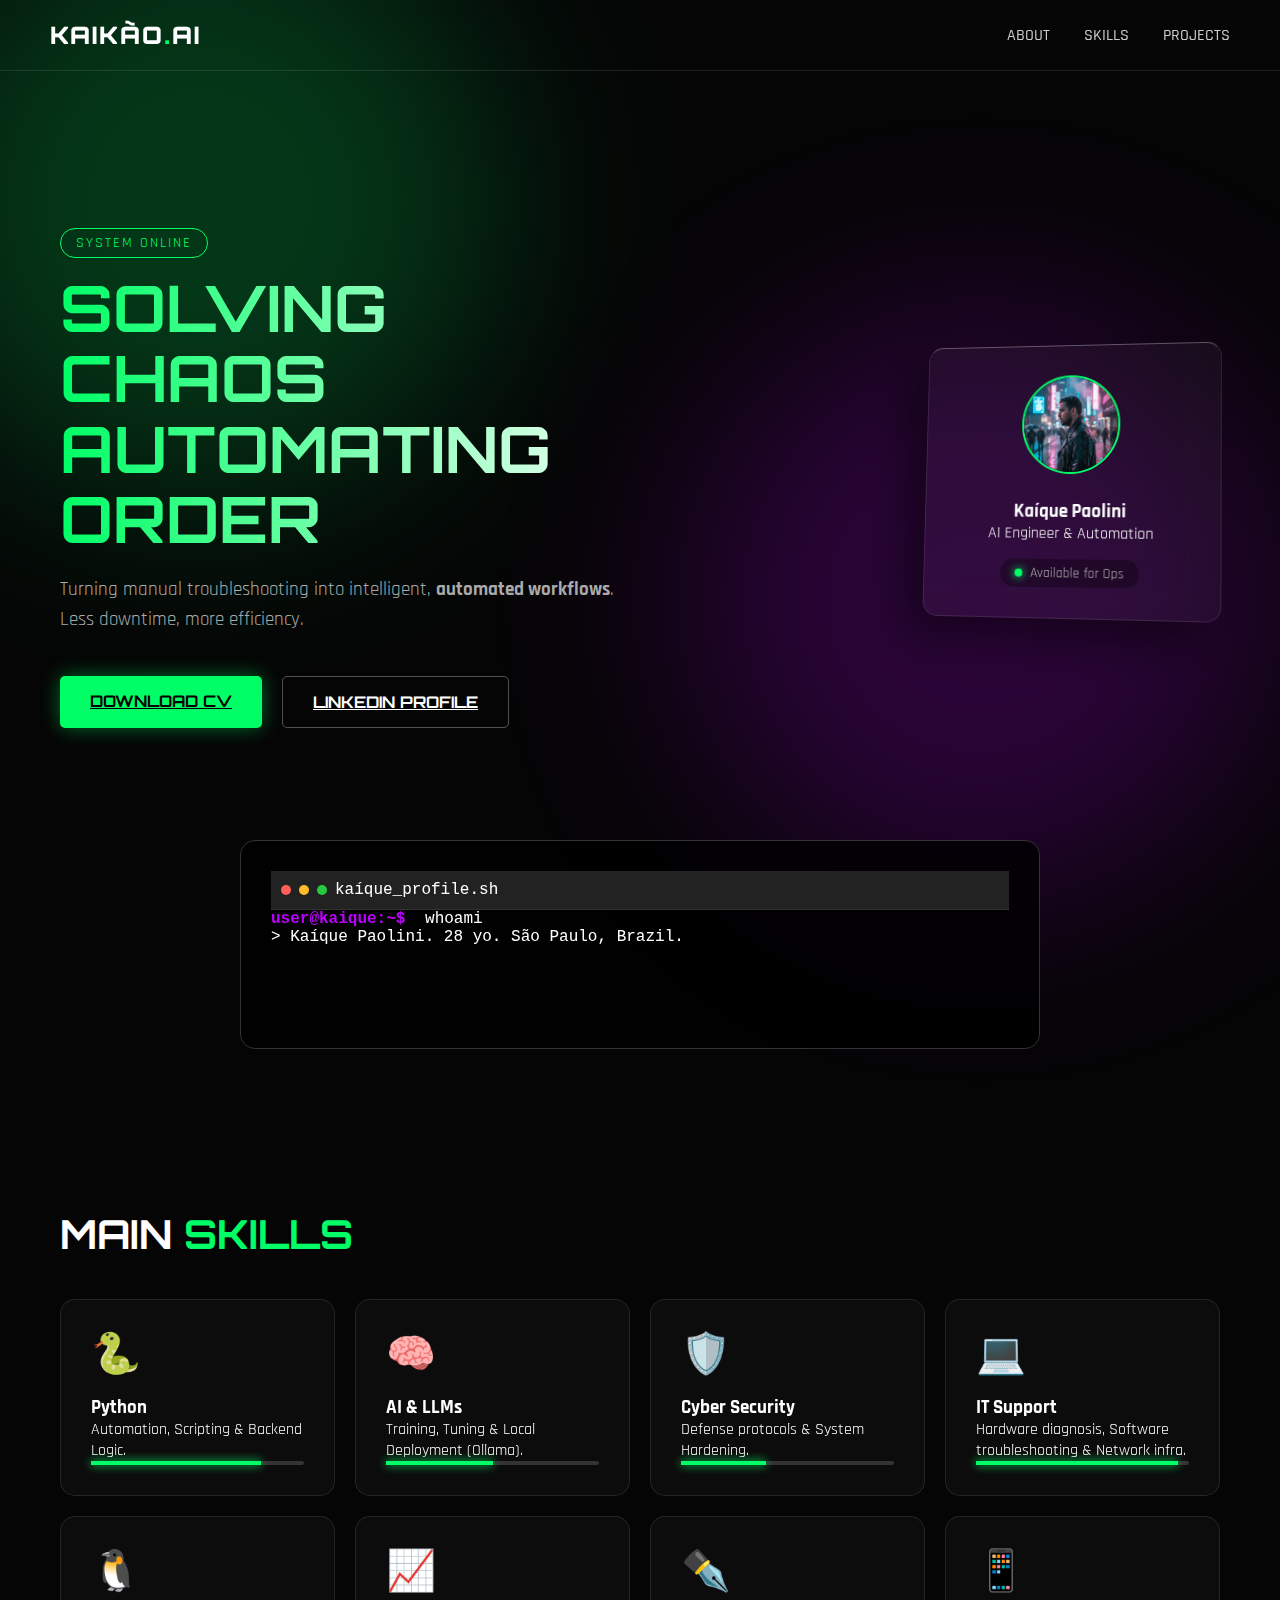
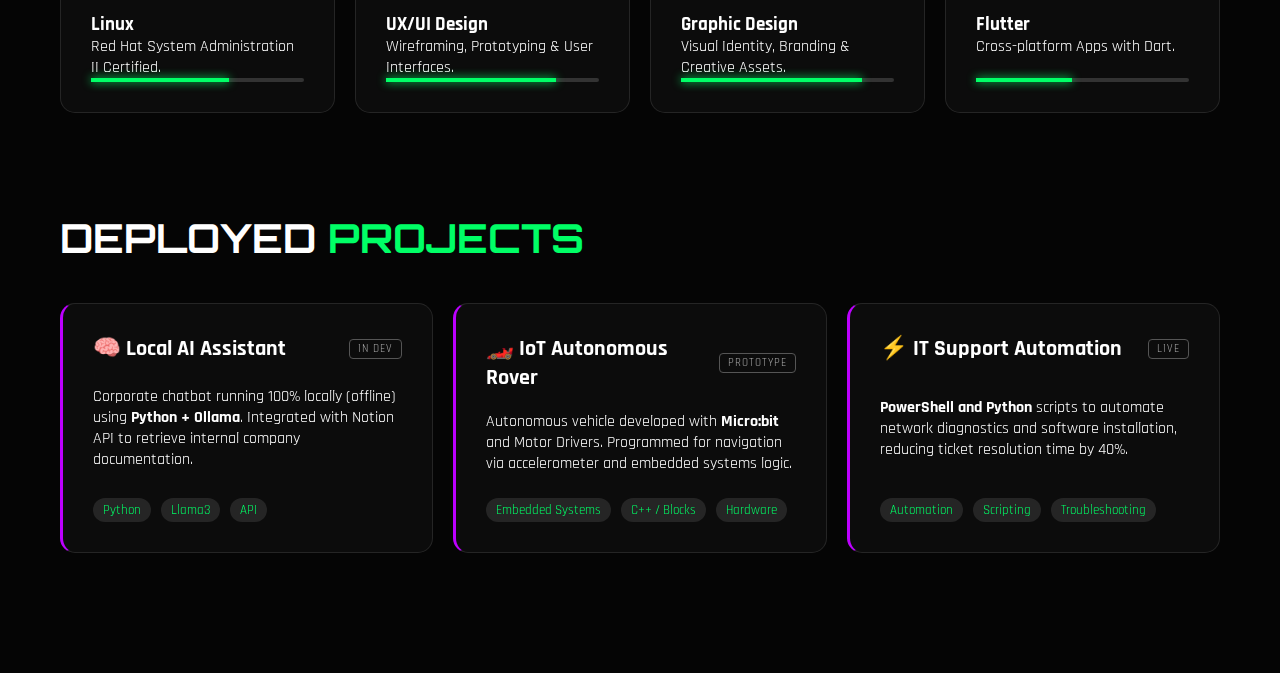
<file: index.html>
<!DOCTYPE html>
<html lang="en">
<head>
    <meta charset="UTF-8">
    <meta name="viewport" content="width=device-width, initial-scale=1.0">
    <title>Kaíque Paolini | AI Engineer</title>
    
    <link rel="preconnect" href="https://fonts.googleapis.com">
    <link rel="preconnect" href="https://fonts.gstatic.com" crossorigin>
    <link href="https://fonts.googleapis.com/css2?family=Orbitron:wght@500;900&family=Rajdhani:wght@300;500;700&display=swap" rel="stylesheet">
    
    <link rel="stylesheet" href="style.css">
</head>
<body>

    <div class="background-glow green"></div>
    <div class="background-glow purple"></div>

    <nav class="navbar">
        <div class="logo">KAIKÃO<span class="dot">.</span>AI</div>
        <div class="nav-links">
            <a href="#about">About</a>
            <a href="#skills">Skills</a>
            <a href="#projects">Projects</a>
        </div>
    </nav>

    <main class="container">
        
        <section class="hero">
            <div class="hero-content">
                <span class="tag">SYSTEM ONLINE</span>
                <h1 class="gradient-text">SOLVING CHAOS<br> <span class="glitch-text">AUTOMATING ORDER</span></h1>
                <p class="subtitle">Turning manual troubleshooting into intelligent, <strong>automated workflows</strong>. <br>Less downtime, more efficiency.</p>
                
                <div class="cta-group">
                    <a href="curriculo.pdf" download="Kaique_Paolini_CV.pdf" class="btn primary">
                        DOWNLOAD CV
                    </a>

                    <a href="https://www.linkedin.com/in/kaiquepaolini/" target="_blank" class="btn secondary">
                        LINKEDIN PROFILE
                    </a>
                </div>
            </div>

            <div class="hero-visual">
                <div class="glass-card profile-card">
                    <img src="avatar.jpeg.jpeg" alt="Profile" class="avatar">
                    <h3>Kaíque Paolini</h3>
                    <p>AI Engineer & Automation</p>
                    <div class="status-indicator">
                        <span class="led"></span> Available for Ops
                    </div>
                </div>
            </div>
        </section>

        <section id="about" style="padding-top: 0; margin-bottom: 60px;">
    <div class="glass-card terminal-window" style="max-width: 800px; margin: 0 auto;">
        
        <div class="window-header">
            <span class="dot red"></span>
            <span class="dot yellow"></span>
            <span class="dot green"></span>
            <span class="title">kaíque_profile.sh</span>
        </div>
        
        <div class="window-content">
            <p class="console-text"><span class="cmd">user@kaique:~$</span> whoami</p>
            <p class="console-text">> Kaíque Paolini. 28 yo. São Paulo, Brazil.</p>
            <br>
            
            <p class="console-text"><span class="cmd">user@kaique:~$</span> cat objective.txt</p>
            <p class="console-text">> Current Role: <strong>IT Support & Infrastructure</strong>.</p>
            <p class="console-text">> Target: Full transition to <strong>AI Engineering & Automation</strong>.</p>
            <br>
            
            <p class="console-text"><span class="cmd">user@kaique:~$</span> cat work_history.log</p>
            
            <p class="console-text">> [2025 - PRESENT] <strong>IT Support Analyst</strong></p>
            <p class="console-text">&nbsp;&nbsp;└─ Hardware diagnosis, Network troubleshooting & Ticket automation.</p>
            <br>
            
            <p class="console-text">> [2023 - 2024] <strong>IT Assistant</strong></p>
            <p class="console-text">&nbsp;&nbsp;└─ Hardware/Software support & PABX administration.</p>
            <p class="console-text">&nbsp;&nbsp;└─ Active Directory management & Network config.</p>
            <br>
            
            <p class="console-text">> [2023 - 2023] <strong>Telecom Intern</strong></p>
            <p class="console-text">&nbsp;&nbsp;└─ Carrier & Dialer management (Olos/Aspect).</p>
            <p class="console-text">&nbsp;&nbsp;└─ KPI analysis & Insights using SQL, Excel & Power BI.</p>
            <p class="console-text"><span class="cmd">user@kaique:~$</span> <span class="cursor">█</span></p>
        </div>
    </div>
</section>

        <section id="skills" class="section-pad">
            <h2 class="section-title">MAIN <span class="highlight">SKILLS</span></h2>
            
            <div class="grid-cards">
                <div class="glass-card tech-card">
                    <div class="icon-box">🐍</div>
                    <h3>Python</h3>
                    <p>Automation, Scripting & Backend Logic.</p>
                    <div class="progress-line"><div class="fill" style="width: 80%"></div></div>
                </div>

                <div class="glass-card tech-card">
                    <div class="icon-box">🧠</div>
                    <h3>AI & LLMs</h3>
                    <p>Training, Tuning & Local Deployment (Ollama).</p>
                    <div class="progress-line"><div class="fill" style="width: 50%"></div></div>
                </div>

                <div class="glass-card tech-card">
                    <div class="icon-box">🛡️</div>
                    <h3>Cyber Security</h3>
                    <p>Defense protocols & System Hardening.</p>
                    <div class="progress-line"><div class="fill" style="width: 40%"></div></div>
                </div>
                
                 <div class="glass-card tech-card">
                    <div class="icon-box">💻</div>
                    <h3>IT Support</h3>
                    <p>Hardware diagnosis, Software troubleshooting & Network infra.</p>
                    <div class="progress-line"><div class="fill" style="width: 95%"></div></div>
                </div>

                <div class="glass-card tech-card">
                    <div class="icon-box">🐧</div>
                    <h3>Linux</h3>
                    <p>Red Hat System Administration II Certified.</p>
                    <div class="progress-line"><div class="fill" style="width: 65%"></div></div>
                </div>

                <div class="glass-card tech-card">
                    <div class="icon-box">📈</div>
                    <h3>UX/UI Design</h3>
                    <p>Wireframing, Prototyping & User Interfaces.</p>
                    <div class="progress-line"><div class="fill" style="width: 80%"></div></div>
                </div>

                <div class="glass-card tech-card">
                    <div class="icon-box">✒️</div>
                    <h3>Graphic Design</h3>
                    <p>Visual Identity, Branding & Creative Assets.</p>
                    <div class="progress-line"><div class="fill" style="width: 85%"></div></div>
                </div>

                <div class="glass-card tech-card">
                    <div class="icon-box">📱</div>
                    <h3>Flutter</h3>
                    <p>Cross-platform Apps with Dart.</p>
                    <div class="progress-line"><div class="fill" style="width: 45%"></div></div>
                </div>
            </div>
        </section>

        <section id="projects" class="section-pad">
    <h2 class="section-title">DEPLOYED <span class="highlight">PROJECTS</span></h2>
    
    <div class="grid-cards">
        
        <div class="glass-card project-card">
            <div class="project-header">
                <h3>🧠 Local AI Assistant</h3>
                <span class="tag-status">IN DEV</span>
            </div>
            <p>Corporate chatbot running 100% locally (offline) using <strong>Python + Ollama</strong>. Integrated with Notion API to retrieve internal company documentation.</p>
            <div class="tech-stack">
                <span>Python</span> <span>Llama3</span> <span>API</span>
            </div>
        </div>

        <div class="glass-card project-card">
            <div class="project-header">
                <h3>🏎️ IoT Autonomous Rover</h3>
                <span class="tag-status">PROTOTYPE</span>
            </div>
            <p>Autonomous vehicle developed with <strong>Micro:bit</strong> and Motor Drivers. Programmed for navigation via accelerometer and embedded systems logic.</p>
            <div class="tech-stack">
                <span>Embedded Systems</span> <span>C++ / Blocks</span> <span>Hardware</span>
            </div>
        </div>

        <div class="glass-card project-card">
            <div class="project-header">
                <h3>⚡ IT Support Automation</h3>
                <span class="tag-status">LIVE</span>
            </div>
            <p><strong>PowerShell and Python</strong> scripts to automate network diagnostics and software installation, reducing ticket resolution time by 40%.</p>
            <div class="tech-stack">
                <span>Automation</span> <span>Scripting</span> <span>Troubleshooting</span>
            </div>
        </div>
        
    </div>
</section>

    </main>

    <script src="script.js"></script>
</body>
</file>
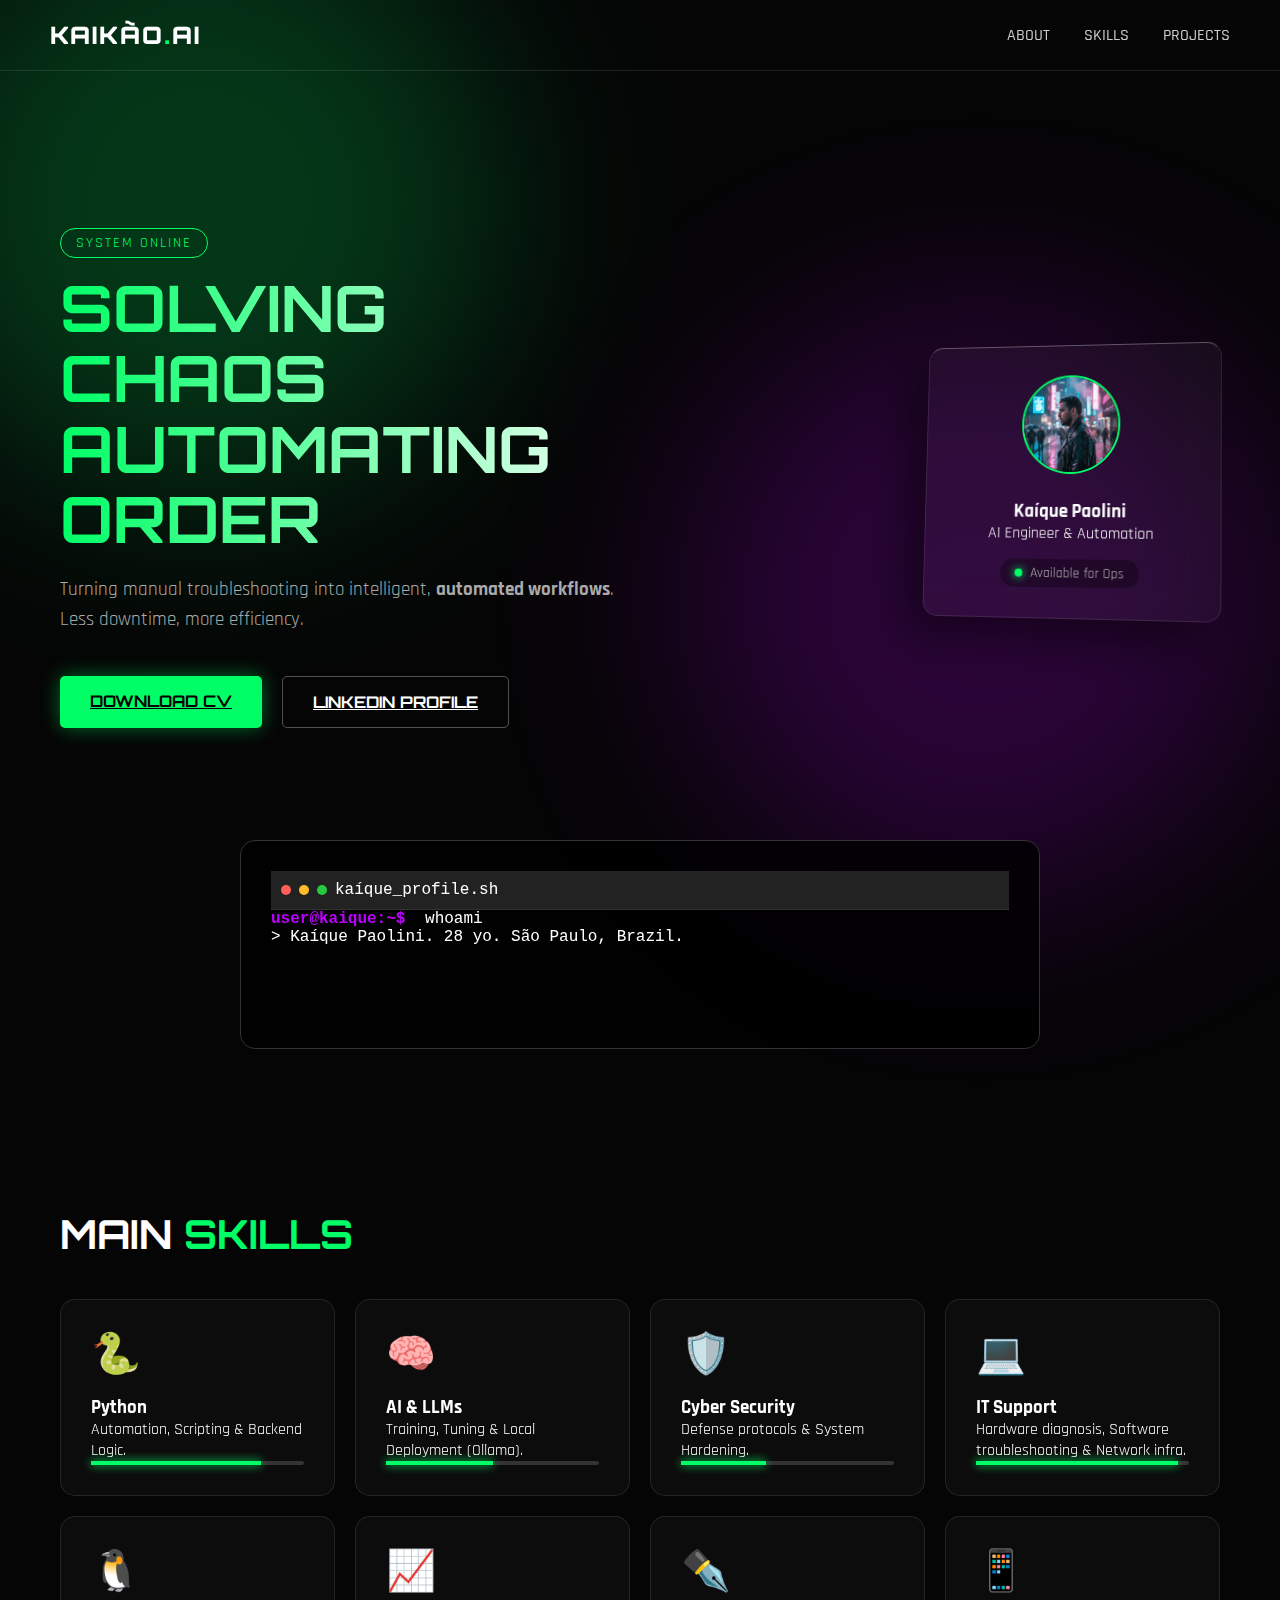
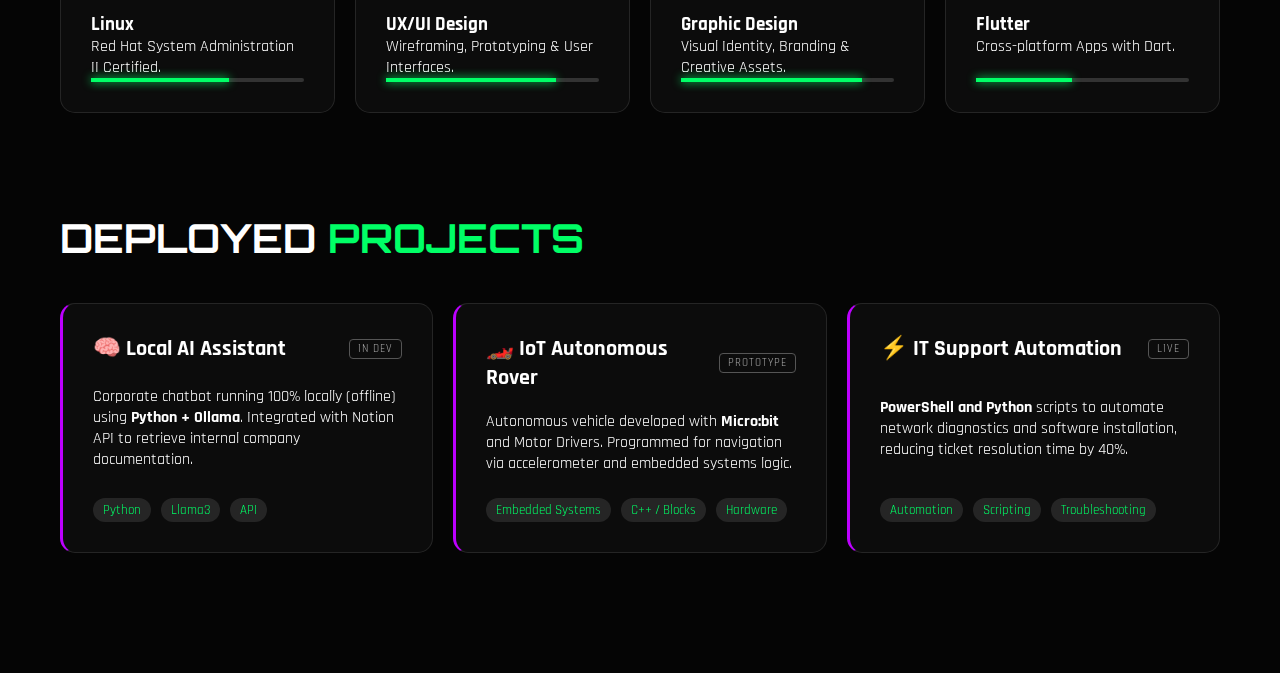
<file: curriculo.html>
<!DOCTYPE html>
<html lang="en">
<head>
    <meta charset="UTF-8">
    <meta name="viewport" content="width=device-width, initial-scale=1.0">
    <title>Kaíque Paolini | AI Engineer</title>
    
    <link rel="preconnect" href="https://fonts.googleapis.com">
    <link rel="preconnect" href="https://fonts.gstatic.com" crossorigin>
    <link href="https://fonts.googleapis.com/css2?family=Orbitron:wght@500;900&family=Rajdhani:wght@300;500;700&display=swap" rel="stylesheet">
    
    <link rel="stylesheet" href="style.css">
</head>
<body>

    <div class="background-glow green"></div>
    <div class="background-glow purple"></div>

    <nav class="navbar">
        <div class="logo">KAIKÃO<span class="dot">.</span>AI</div>
        <div class="nav-links">
            <a href="#about">About</a>
            <a href="#skills">Skills</a>
            <a href="#projects">Projects</a>
        </div>
    </nav>

    <main class="container">
        
        <section class="hero">
            <div class="hero-content">
                <span class="tag">SYSTEM ONLINE</span>
                <h1 class="gradient-text">SOLVING CHAOS<br> <span class="glitch-text">AUTOMATING ORDER</span></h1>
                <p class="subtitle">Turning manual troubleshooting into intelligent, <strong>automated workflows</strong>. <br>Less downtime, more efficiency.</p>
                
                <div class="cta-group">
                    <a href="curriculo.pdf" download="Kaique_Paolini_CV.pdf" class="btn primary">
                        DOWNLOAD CV
                    </a>

                    <a href="https://www.linkedin.com/in/kaiquepaolini/" target="_blank" class="btn secondary">
                        LINKEDIN PROFILE
                    </a>
                </div>
            </div>

            <div class="hero-visual">
                <div class="glass-card profile-card">
                    <img src="avatar.jpeg.jpeg" alt="Profile" class="avatar">
                    <h3>Kaíque Paolini</h3>
                    <p>AI Engineer & Automation</p>
                    <div class="status-indicator">
                        <span class="led"></span> Available for Ops
                    </div>
                </div>
            </div>
        </section>

        <section id="about" style="padding-top: 0; margin-bottom: 60px;">
    <div class="glass-card terminal-window" style="max-width: 800px; margin: 0 auto;">
        
        <div class="window-header">
            <span class="dot red"></span>
            <span class="dot yellow"></span>
            <span class="dot green"></span>
            <span class="title">kaíque_profile.sh</span>
        </div>
        
        <div class="window-content">
            <p class="console-text"><span class="cmd">user@kaique:~$</span> whoami</p>
            <p class="console-text">> Kaíque Paolini. 28 yo. São Paulo, Brazil.</p>
            <br>
            
            <p class="console-text"><span class="cmd">user@kaique:~$</span> cat objective.txt</p>
            <p class="console-text">> Current Role: <strong>IT Support & Infrastructure</strong>.</p>
            <p class="console-text">> Target: Full transition to <strong>AI Engineering & Automation</strong>.</p>
            <br>
            
            <p class="console-text"><span class="cmd">user@kaique:~$</span> cat work_history.log</p>
            
            <p class="console-text">> [2025 - PRESENT] <strong>IT Support Analyst</strong></p>
            <p class="console-text">&nbsp;&nbsp;└─ Hardware diagnosis, Network troubleshooting & Ticket automation.</p>
            <br>
            
            <p class="console-text">> [2023 - 2024] <strong>IT Assistant</strong></p>
            <p class="console-text">&nbsp;&nbsp;└─ Hardware/Software support & PABX administration.</p>
            <p class="console-text">&nbsp;&nbsp;└─ Active Directory management & Network config.</p>
            <br>
            
            <p class="console-text">> [2023 - 2023] <strong>Telecom Intern</strong></p>
            <p class="console-text">&nbsp;&nbsp;└─ Carrier & Dialer management (Olos/Aspect).</p>
            <p class="console-text">&nbsp;&nbsp;└─ KPI analysis & Insights using SQL, Excel & Power BI.</p>
            <p class="console-text"><span class="cmd">user@kaique:~$</span> <span class="cursor">█</span></p>
        </div>
    </div>
</section>

        <section id="skills" class="section-pad">
            <h2 class="section-title">MAIN <span class="highlight">SKILLS</span></h2>
            
            <div class="grid-cards">
                <div class="glass-card tech-card">
                    <div class="icon-box">🐍</div>
                    <h3>Python</h3>
                    <p>Automation, Scripting & Backend Logic.</p>
                    <div class="progress-line"><div class="fill" style="width: 80%"></div></div>
                </div>

                <div class="glass-card tech-card">
                    <div class="icon-box">🧠</div>
                    <h3>AI & LLMs</h3>
                    <p>Training, Tuning & Local Deployment (Ollama).</p>
                    <div class="progress-line"><div class="fill" style="width: 50%"></div></div>
                </div>

                <div class="glass-card tech-card">
                    <div class="icon-box">🛡️</div>
                    <h3>Cyber Security</h3>
                    <p>Defense protocols & System Hardening.</p>
                    <div class="progress-line"><div class="fill" style="width: 40%"></div></div>
                </div>
                
                 <div class="glass-card tech-card">
                    <div class="icon-box">💻</div>
                    <h3>IT Support</h3>
                    <p>Hardware diagnosis, Software troubleshooting & Network infra.</p>
                    <div class="progress-line"><div class="fill" style="width: 95%"></div></div>
                </div>

                <div class="glass-card tech-card">
                    <div class="icon-box">🐧</div>
                    <h3>Linux</h3>
                    <p>Red Hat System Administration II Certified.</p>
                    <div class="progress-line"><div class="fill" style="width: 65%"></div></div>
                </div>

                <div class="glass-card tech-card">
                    <div class="icon-box">📈</div>
                    <h3>UX/UI Design</h3>
                    <p>Wireframing, Prototyping & User Interfaces.</p>
                    <div class="progress-line"><div class="fill" style="width: 80%"></div></div>
                </div>

                <div class="glass-card tech-card">
                    <div class="icon-box">✒️</div>
                    <h3>Graphic Design</h3>
                    <p>Visual Identity, Branding & Creative Assets.</p>
                    <div class="progress-line"><div class="fill" style="width: 85%"></div></div>
                </div>

                <div class="glass-card tech-card">
                    <div class="icon-box">📱</div>
                    <h3>Flutter</h3>
                    <p>Cross-platform Apps with Dart.</p>
                    <div class="progress-line"><div class="fill" style="width: 45%"></div></div>
                </div>
            </div>
        </section>

        <section id="projects" class="section-pad">
    <h2 class="section-title">DEPLOYED <span class="highlight">PROJECTS</span></h2>
    
    <div class="grid-cards">
        
        <div class="glass-card project-card">
            <div class="project-header">
                <h3>🧠 Local AI Assistant</h3>
                <span class="tag-status">IN DEV</span>
            </div>
            <p>Corporate chatbot running 100% locally (offline) using <strong>Python + Ollama</strong>. Integrated with Notion API to retrieve internal company documentation.</p>
            <div class="tech-stack">
                <span>Python</span> <span>Llama3</span> <span>API</span>
            </div>
        </div>

        <div class="glass-card project-card">
            <div class="project-header">
                <h3>🏎️ IoT Autonomous Rover</h3>
                <span class="tag-status">PROTOTYPE</span>
            </div>
            <p>Autonomous vehicle developed with <strong>Micro:bit</strong> and Motor Drivers. Programmed for navigation via accelerometer and embedded systems logic.</p>
            <div class="tech-stack">
                <span>Embedded Systems</span> <span>C++ / Blocks</span> <span>Hardware</span>
            </div>
        </div>

        <div class="glass-card project-card">
            <div class="project-header">
                <h3>⚡ IT Support Automation</h3>
                <span class="tag-status">LIVE</span>
            </div>
            <p><strong>PowerShell and Python</strong> scripts to automate network diagnostics and software installation, reducing ticket resolution time by 40%.</p>
            <div class="tech-stack">
                <span>Automation</span> <span>Scripting</span> <span>Troubleshooting</span>
            </div>
        </div>
        
    </div>
</section>

    </main>

    <script src="script.js"></script>
</body>
</file>
<file: style.css>
/* RESET & VARIAVEIS */
:root {
    --bg-color: #050505;
    --text-color: #ffffff;
    --neon-green: #00ff66;
    --neon-purple: #bd00ff;
    --glass-bg: rgba(255, 255, 255, 0.03);
    --glass-border: rgba(255, 255, 255, 0.1);
    --font-main: 'Rajdhani', sans-serif;
    --font-title: 'Orbitron', sans-serif;
}

* { margin: 0; padding: 0; box-sizing: border-box; }

body {
    background-color: var(--bg-color);
    color: var(--text-color);
    font-family: var(--font-main);
    overflow-x: hidden;
}

/* BACKGROUND GLOW (Luzes de fundo) */
.background-glow {
    position: absolute;
    width: 600px;
    height: 600px;
    border-radius: 50%;
    filter: blur(100px);
    opacity: 0.2;
    z-index: -1;
}
.background-glow.green { top: -100px; left: -100px; background: var(--neon-green); }
.background-glow.purple { bottom: 0; right: 0; background: var(--neon-purple); }

/* NAVBAR */
.navbar {
    display: flex;
    justify-content: space-between;
    align-items: center;
    padding: 20px 50px;
    backdrop-filter: blur(10px);
    position: fixed;
    width: 100%;
    z-index: 100;
    border-bottom: 1px solid var(--glass-border);
}

.logo { font-family: var(--font-title); font-size: 1.5rem; font-weight: 900; letter-spacing: 2px; }
.dot { color: var(--neon-green); }

.nav-links a {
    color: #ccc;
    text-decoration: none;
    margin-left: 30px;
    font-weight: 500;
    text-transform: uppercase;
    transition: 0.3s;
}
.nav-links a:hover { color: var(--neon-green); text-shadow: 0 0 10px var(--neon-green); }

/* CONTAINER & HERO */
.container { max-width: 1200px; margin: 0 auto; padding: 120px 20px; }

.hero {
    display: flex;
    align-items: center;
    justify-content: space-between;
    min-height: 80vh;
}

.hero-content { max-width: 600px; }

.tag {
    color: var(--neon-green);
    border: 1px solid var(--neon-green);
    padding: 5px 15px;
    font-size: 0.9rem;
    border-radius: 20px;
    text-transform: uppercase;
    letter-spacing: 2px;
}

h1 {
    font-family: var(--font-title);
    font-size: 4rem;
    line-height: 1.1;
    margin: 20px 0;
}

/* Efeito de Texto Degradê */
.gradient-text {
    background: linear-gradient(90deg, var(--neon-green), #fff);
    -webkit-background-clip: text;
    -webkit-text-fill-color: transparent;
}

.subtitle {
    font-size: 1.2rem;
    color: #aaa;
    margin-bottom: 40px;
    line-height: 1.6;
}

/* BOTÕES MODERNOS */
.cta-group { display: flex; gap: 20px; }

.btn {
    padding: 15px 30px;
    font-family: var(--font-title);
    font-weight: bold;
    cursor: pointer;
    border-radius: 5px;
    text-transform: uppercase;
    transition: 0.3s;
    font-size: 1rem;
}

.btn.primary {
    background: var(--neon-green);
    color: #000;
    border: none;
    box-shadow: 0 0 20px rgba(0, 255, 102, 0.4);
}
.btn.primary:hover { transform: translateY(-3px); box-shadow: 0 0 40px rgba(0, 255, 102, 0.6); }

.btn.secondary {
    background: transparent;
    color: #fff;
    border: 1px solid rgba(255,255,255,0.3);
}
.btn.secondary:hover { border-color: #fff; background: rgba(255,255,255,0.1); }

/* GLASSMORPHISM CARDS */
.glass-card {
    background: var(--glass-bg);
    border: 1px solid var(--glass-border);
    backdrop-filter: blur(15px);
    -webkit-backdrop-filter: blur(15px);
    border-radius: 15px;
    padding: 30px;
    transition: 0.3s;
}

/* Profile Card Flutuante */
.hero-visual { perspective: 1000px; }
.profile-card {
    width: 300px;
    text-align: center;
    transform: rotateY(-10deg) rotateX(5deg);
    box-shadow: -20px 20px 50px rgba(0,0,0,0.5);
    border-top: 1px solid rgba(255,255,255,0.3); /* Brilho em cima */
}

.avatar {
    width: 100px; height: 100px;
    border-radius: 50%;
    object-fit: cover;
    border: 2px solid var(--neon-green);
    margin-bottom: 20px;
}

.status-indicator {
    margin-top: 15px;
    display: inline-flex;
    align-items: center;
    gap: 8px;
    font-size: 0.9rem;
    color: #aaa;
    background: rgba(0,0,0,0.3);
    padding: 5px 15px;
    border-radius: 20px;
}
.led { width: 8px; height: 8px; background: var(--neon-green); border-radius: 50%; box-shadow: 0 0 10px var(--neon-green); }

/* GRID DE SKILLS */
.section-pad { padding-top: 100px; }
.section-title { font-family: var(--font-title); font-size: 2.5rem; margin-bottom: 40px; }
.highlight { color: var(--neon-green); }

.grid-cards {
    display: grid;
    grid-template-columns: repeat(auto-fit, minmax(250px, 1fr));
    gap: 20px;
}

.tech-card {
    display: flex;              
    flex-direction: column;    
    height: 100%;               
    justify-content: space-between; 
}

.icon-box { font-size: 2.5rem; margin-bottom: 15px; }

.progress-line {
    width: 100%; 
    height: 4px; 
    background: #333;
    border-radius: 2px;
    margin-top: auto; 
}
.fill { height: 100%; background: var(--neon-green); box-shadow: 0 0 10px var(--neon-green); }

/* RESPONSIVO */
@media (max-width: 768px) {
    .hero { flex-direction: column; text-align: center; gap: 50px; }
    h1 { font-size: 2.5rem; }
    .cta-group { justify-content: center; }
    .profile-card { transform: none; width: 100%; }
}
/* ESTILO DOS PROJETOS */
.project-card {
    display: flex;
    flex-direction: column;
    justify-content: space-between;
    min-height: 250px;
    border-left: 3px solid var(--neon-purple); /* Borda roxa pra diferenciar */
}

.project-card:hover {
    box-shadow: 0 0 20px rgba(189, 0, 255, 0.2); /* Brilho roxo */
    border-color: var(--neon-green); /* Vira verde no hover */
}

.project-header {
    display: flex;
    justify-content: space-between;
    align-items: center;
    margin-bottom: 15px;
}

.project-header h3 {
    font-size: 1.4rem;
    color: #fff;
    margin: 0;
}

.tag-status {
    font-size: 0.7rem;
    padding: 2px 8px;
    border: 1px solid #555;
    border-radius: 4px;
    color: #aaa;
    letter-spacing: 1px;
}

.tech-stack {
    margin-top: 20px;
    display: flex;
    gap: 10px;
    flex-wrap: wrap;
}

.tech-stack span {
    font-size: 0.8rem;
    background: rgba(255, 255, 255, 0.1);
    padding: 4px 10px;
    border-radius: 20px;
    color: var(--neon-green);
}

/* Ajuste de cores no terminal */
.cmd { color: var(--neon-purple); margin-right: 10px; }
.comment { color: #666; font-style: italic; }

/* TERMINAL STYLE */
.terminal-window {
    background: rgba(0, 0, 0, 0.8) !important; /* Mais escuro que os outros cards */
    font-family: 'Courier New', monospace;
    border: 1px solid #333;
}

.window-header {
    background: #222;
    padding: 10px;
    display: flex;
    gap: 8px;
    align-items: center;
    border-bottom: 1px solid #333;
}

.dot { width: 10px; height: 10px; border-radius: 50%; }
.dot.red { background: #ff5f56; }
.dot.yellow { background: #ffbd2e; }
.dot.green { background: #27c93f; }

.cmd { color: var(--neon-purple); font-weight: bold; margin-right: 10px; }
.cursor { animation: blink 1s infinite; color: var(--neon-green); }

@keyframes blink { 50% { opacity: 0; } }
</file>
